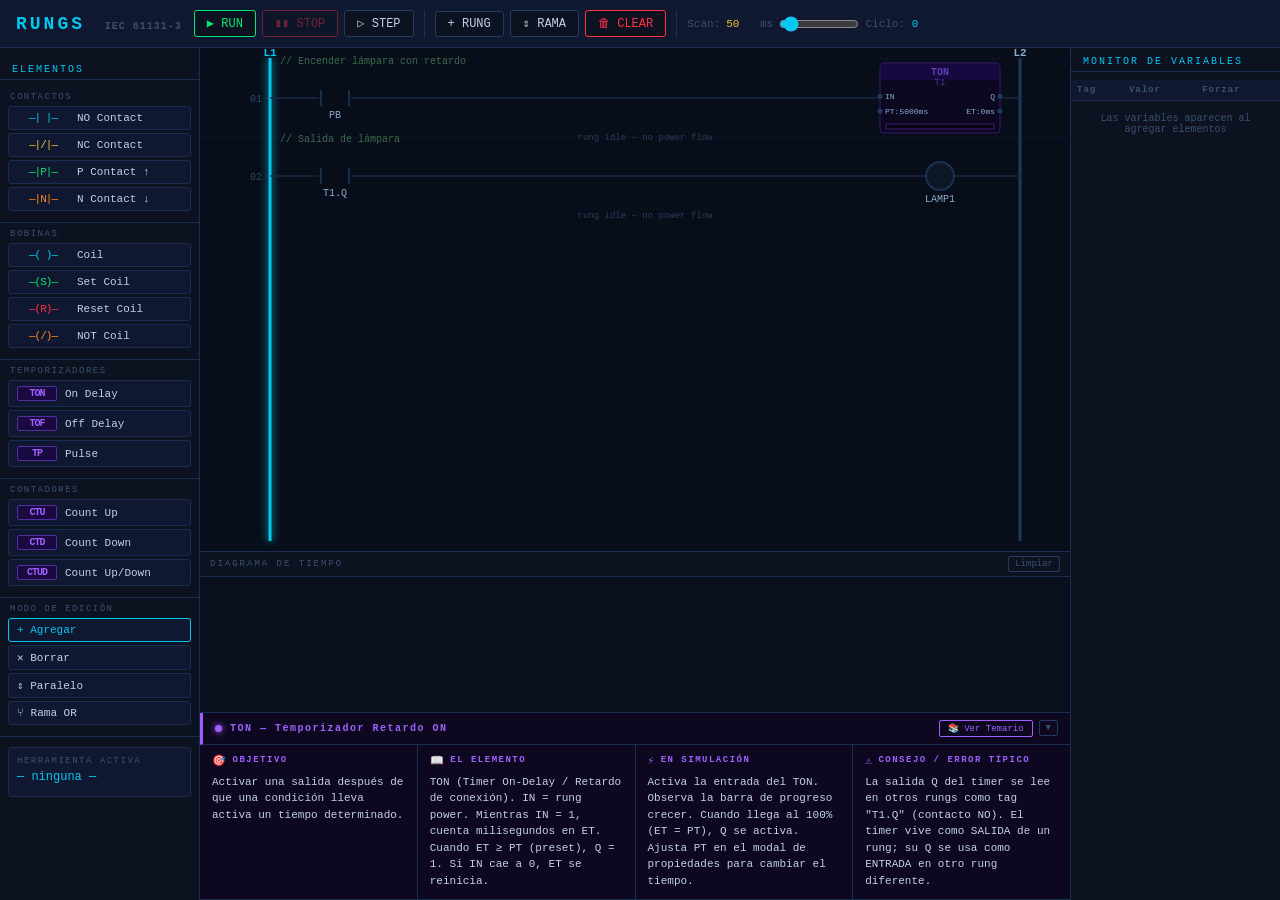
<file: index.html>
<!DOCTYPE html>
<html lang="es">
<head>
  <meta charset="UTF-8" />
  <meta name="viewport" content="width=device-width, initial-scale=1.0" />
  <title>RUNGS — IEC 61131-3 Ladder Simulator</title>
  <link rel="stylesheet" href="style.css" />
</head>
<body>

<div id="app">

  <!-- TOP BAR -->
  <header id="topbar">
    <div class="logo">RUNGS <span>IEC 61131-3</span></div>
    <div class="toolbar">
      <button id="btn-run"  class="tb-btn run">&#9654; RUN</button>
      <button id="btn-stop" class="tb-btn stop" disabled>&#9646;&#9646; STOP</button>
      <button id="btn-step" class="tb-btn">&#9655; STEP</button>
      <div class="sep"></div>
      <button id="btn-add-rung" class="tb-btn">+ RUNG</button>
      <button id="btn-add-branch" class="tb-btn" title="Agregar rama paralela (OR) al último rung seleccionado">⇕ RAMA</button>
      <button id="btn-clear"    class="tb-btn danger">&#128465; CLEAR</button>
      <div class="sep"></div>
      <label class="scan-label">Scan: <span id="scan-ms">50</span> ms
        <input type="range" id="scan-speed" min="20" max="500" value="50" step="10" />
      </label>
      <div class="scan-count">Ciclo: <span id="cycle-count">0</span></div>
    </div>
  </header>

  <div id="workspace">

    <!-- LEFT PANEL: Palette -->
    <aside id="palette-panel">
      <div class="panel-title">ELEMENTOS</div>

      <div class="palette-group">
        <div class="group-label">CONTACTOS</div>
        <button class="pal-btn" data-type="NO" title="Contacto Normalmente Abierto">
          <span class="iec-sym no">&#x2014;| |&#x2014;</span>
          <span class="pal-name">NO Contact</span>
        </button>
        <button class="pal-btn" data-type="NC" title="Contacto Normalmente Cerrado">
          <span class="iec-sym nc">&#x2014;|/|&#x2014;</span>
          <span class="pal-name">NC Contact</span>
        </button>
        <button class="pal-btn" data-type="P" title="Flanco Positivo (Rising Edge)">
          <span class="iec-sym pe">&#x2014;|P|&#x2014;</span>
          <span class="pal-name">P Contact ↑</span>
        </button>
        <button class="pal-btn" data-type="N" title="Flanco Negativo (Falling Edge)">
          <span class="iec-sym ne">&#x2014;|N|&#x2014;</span>
          <span class="pal-name">N Contact ↓</span>
        </button>
      </div>

      <div class="palette-group">
        <div class="group-label">BOBINAS</div>
        <button class="pal-btn" data-type="COIL" title="Bobina de Salida">
          <span class="iec-sym coil">&#x2014;( )&#x2014;</span>
          <span class="pal-name">Coil</span>
        </button>
        <button class="pal-btn" data-type="SET" title="Bobina Set (Latch)">
          <span class="iec-sym set">&#x2014;(S)&#x2014;</span>
          <span class="pal-name">Set Coil</span>
        </button>
        <button class="pal-btn" data-type="RST" title="Bobina Reset">
          <span class="iec-sym rst">&#x2014;(R)&#x2014;</span>
          <span class="pal-name">Reset Coil</span>
        </button>
        <button class="pal-btn" data-type="NCOIL" title="Bobina Negada">
          <span class="iec-sym ncoil">&#x2014;(/)&#x2014;</span>
          <span class="pal-name">NOT Coil</span>
        </button>
      </div>

      <div class="palette-group">
        <div class="group-label">TEMPORIZADORES</div>
        <button class="pal-btn fb-btn" data-type="TON" title="Temporizador Retardo ON">
          <span class="iec-sym fb">TON</span>
          <span class="pal-name">On Delay</span>
        </button>
        <button class="pal-btn fb-btn" data-type="TOF" title="Temporizador Retardo OFF">
          <span class="iec-sym fb">TOF</span>
          <span class="pal-name">Off Delay</span>
        </button>
        <button class="pal-btn fb-btn" data-type="TP" title="Temporizador Pulso">
          <span class="iec-sym fb">TP</span>
          <span class="pal-name">Pulse</span>
        </button>
      </div>

      <div class="palette-group">
        <div class="group-label">CONTADORES</div>
        <button class="pal-btn fb-btn" data-type="CTU" title="Contador Ascendente">
          <span class="iec-sym fb">CTU</span>
          <span class="pal-name">Count Up</span>
        </button>
        <button class="pal-btn fb-btn" data-type="CTD" title="Contador Descendente">
          <span class="iec-sym fb">CTD</span>
          <span class="pal-name">Count Down</span>
        </button>
        <button class="pal-btn fb-btn" data-type="CTUD" title="Contador Bidireccional">
          <span class="iec-sym fb">CTUD</span>
          <span class="pal-name">Count Up/Down</span>
        </button>
      </div>

      <div class="palette-group">
        <div class="group-label">MODO DE EDICIÓN</div>
        <button class="pal-btn active-mode" id="btn-mode-add" data-mode="add">+ Agregar</button>
        <button class="pal-btn" id="btn-mode-del" data-mode="delete">✕ Borrar</button>
        <button class="pal-btn" id="btn-mode-par" data-mode="parallel">⇕ Paralelo</button>
        <button class="pal-btn" id="btn-mode-branch" data-mode="branch">⑂ Rama OR</button>
      </div>

      <div id="selected-info">
        <div class="sel-title">HERRAMIENTA ACTIVA</div>
        <div id="sel-type-display">— ninguna —</div>
      </div>
    </aside>

    <!-- CENTER: Ladder + Timing canvases -->
    <main id="center-panel">
      <div id="ladder-wrap">
        <canvas id="ladderCanvas"></canvas>
        <div id="empty-hint">Presiona <strong>+ RUNG</strong> para agregar un rung</div>
      </div>
      <div id="timing-wrap">
        <div class="tw-header">
          <span>DIAGRAMA DE TIEMPO</span>
          <button id="btn-clear-history" class="tiny-btn">Limpiar</button>
        </div>
        <canvas id="timingCanvas"></canvas>
      </div>

      <!-- CONTEXTUAL THEORY PANEL -->
      <div id="theory-panel" data-cat="intro">
        <div id="theory-header">
          <span class="th-dot"></span>
          <span id="theory-context-label">Introducción al Ladder IEC 61131-3</span>
          <div class="theory-header-right">
            <button id="btn-temario" onclick="window.open('temario.html','_blank')" class="tiny-btn temario-btn">&#128218; Ver Temario</button>
            <button id="btn-theory-toggle" class="tiny-btn">&#9660;</button>
          </div>
        </div>
        <div id="theory-body">
          <div class="theory-card">
            <div class="tc-head"><span class="tc-icon">&#127919;</span> OBJETIVO</div>
            <p id="tc-obj-text"></p>
          </div>
          <div class="theory-card">
            <div class="tc-head"><span class="tc-icon">&#128214;</span> EL ELEMENTO</div>
            <p id="tc-el-text"></p>
          </div>
          <div class="theory-card">
            <div class="tc-head"><span class="tc-icon">&#9889;</span> EN SIMULACIÓN</div>
            <p id="tc-sim-text"></p>
          </div>
          <div class="theory-card">
            <div class="tc-head"><span class="tc-icon">&#9888;</span> CONSEJO / ERROR TÍPICO</div>
            <p id="tc-con-text"></p>
          </div>
        </div>
      </div>
    </main>

    <!-- RIGHT PANEL: Variable Monitor -->
    <aside id="monitor-panel">
      <div class="panel-title">MONITOR DE VARIABLES</div>
      <table id="tag-table">
        <thead>
          <tr>
            <th>Tag</th>
            <th>Valor</th>
            <th>Forzar</th>
          </tr>
        </thead>
        <tbody id="tag-tbody"></tbody>
      </table>
      <div class="monitor-hint">Las variables aparecen al agregar elementos</div>
    </aside>

  </div><!-- #workspace -->

</div><!-- #app -->

<!-- MODAL: Tag Name / Properties -->
<div id="modal-overlay" class="hidden">
  <div id="modal-box">
    <div id="modal-title">Configurar Elemento</div>
    <div id="modal-body">
      <label>Nombre de Tag (variable):
        <input type="text" id="modal-tag" placeholder="ej. PB1, LAMP, T_MOTOR" autocomplete="off" />
      </label>
      <label id="modal-preset-row" class="hidden">Valor Preset (PT/PV):
        <input type="number" id="modal-preset" value="5000" min="1" />
        <span id="modal-preset-unit">ms</span>
      </label>
      <label id="modal-reset-row" class="hidden">Tag de Reset:
        <input type="text" id="modal-reset-tag" placeholder="ej. RST1" />
      </label>
    </div>
    <div id="modal-footer">
      <button id="modal-cancel" class="tb-btn">Cancelar</button>
      <button id="modal-ok"     class="tb-btn run">Aceptar</button>
    </div>
  </div>
</div>

<!-- CONTEXT MENU -->
<div id="ctx-menu" class="hidden">
  <button id="ctx-edit">&#9998; Editar</button>
  <button id="ctx-add-parallel">&#8645; Agregar en Paralelo</button>
  <button id="ctx-add-after">&#8594; Insertar después</button>
  <button id="ctx-add-branch">⑂ Agregar Rama OR</button>
  <button id="ctx-delete">&#128465; Eliminar</button>
  <button id="ctx-del-branch">&#128465; Eliminar Rama</button>
  <button id="ctx-del-rung">&#128465; Eliminar Rung</button>
</div>

<script src="plc.js"></script>
<script src="renderer.js"></script>
<script src="theory.js"></script>
<script src="main.js"></script>
</body>
</html>
</file>
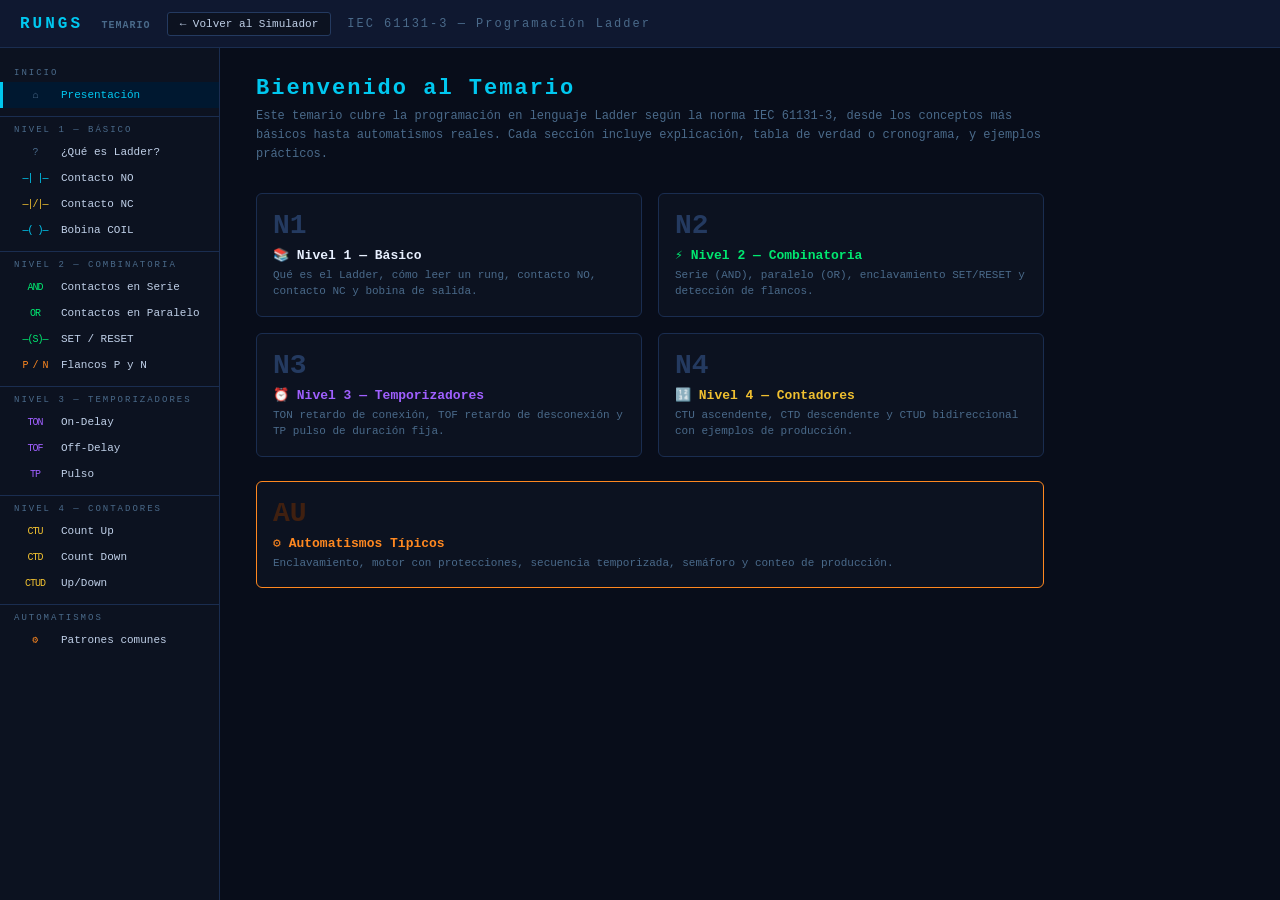
<file: temario.html>
<!DOCTYPE html>
<html lang="es">
<head>
  <meta charset="UTF-8" />
  <meta name="viewport" content="width=device-width, initial-scale=1.0" />
  <title>RUNGS — Temario IEC 61131-3</title>
  <style>
/* ── Reset & Base ─────────────────────────────────────────── */
*, *::before, *::after { box-sizing: border-box; margin: 0; padding: 0; }

:root {
  --bg:      #080d1a;
  --panel:   #0c1220;
  --panel2:  #0f1830;
  --border:  #1a2d50;
  --border2: #243a60;
  --text:    #c0d0e8;
  --textdim: #4a6a8a;
  --bright:  #e8f0ff;
  --cyan:    #00c8f0;
  --green:   #00e870;
  --yellow:  #f0c030;
  --orange:  #ff8820;
  --red:     #ff3040;
  --purple:  #a060ff;
  --font:    'Courier New', Courier, monospace;
  --sidebar: 220px;
}

html, body { height: 100%; }
body {
  background: var(--bg);
  color: var(--text);
  font-family: var(--font);
  font-size: 13px;
  display: flex;
  flex-direction: column;
  overflow: hidden;
}

/* ── TOP BAR ─────────────────────────────────────────────── */
#topbar {
  display: flex;
  align-items: center;
  gap: 16px;
  padding: 0 20px;
  height: 48px;
  background: var(--panel2);
  border-bottom: 1px solid var(--border);
  flex-shrink: 0;
}

.logo { font-size: 16px; font-weight: bold; color: var(--cyan); letter-spacing: 3px; }
.logo span { font-size: 10px; color: var(--textdim); margin-left: 6px; letter-spacing: 1px; }

.tb-back {
  background: var(--panel);
  border: 1px solid var(--border2);
  color: var(--text);
  font-family: var(--font);
  font-size: 11px;
  padding: 5px 12px;
  cursor: pointer;
  border-radius: 3px;
  text-decoration: none;
  display: inline-block;
}
.tb-back:hover { background: var(--border2); color: var(--bright); }

.topbar-title {
  flex: 1;
  font-size: 12px;
  color: var(--textdim);
  letter-spacing: 2px;
}

.badge {
  font-size: 9px;
  padding: 3px 8px;
  border-radius: 10px;
  border: 1px solid currentColor;
}
.badge.n1 { color: var(--cyan);   border-color: var(--cyan);   }
.badge.n2 { color: var(--green);  border-color: var(--green);  }
.badge.n3 { color: var(--purple); border-color: var(--purple); }
.badge.n4 { color: var(--yellow); border-color: var(--yellow); }
.badge.au { color: var(--orange); border-color: var(--orange); }

/* ── LAYOUT ──────────────────────────────────────────────── */
#layout {
  display: flex;
  flex: 1;
  overflow: hidden;
}

/* ── SIDEBAR ─────────────────────────────────────────────── */
#sidebar {
  width: var(--sidebar);
  flex-shrink: 0;
  background: var(--panel);
  border-right: 1px solid var(--border);
  overflow-y: auto;
  padding: 12px 0;
}

.nav-section { margin-bottom: 4px; }

.nav-level {
  font-size: 9px;
  letter-spacing: 2px;
  padding: 8px 14px 4px;
  color: var(--textdim);
  border-top: 1px solid var(--border);
  margin-top: 8px;
}
.nav-level:first-child { border-top: none; margin-top: 0; }

.nav-item {
  display: flex;
  align-items: center;
  gap: 8px;
  padding: 7px 14px;
  cursor: pointer;
  font-size: 11px;
  color: var(--text);
  border-left: 3px solid transparent;
  transition: all .12s;
  border-radius: 0;
  background: none;
  border-top: none;
  border-right: none;
  border-bottom: none;
  width: 100%;
  text-align: left;
  font-family: var(--font);
}
.nav-item:hover  { background: var(--border); color: var(--bright); }
.nav-item.active { background: #001830; border-left-color: var(--cyan); color: var(--cyan); }
.nav-item.active.g { border-left-color: var(--green);  color: var(--green);  background: #001a10; }
.nav-item.active.p { border-left-color: var(--purple); color: var(--purple); background: #0d0820; }
.nav-item.active.y { border-left-color: var(--yellow); color: var(--yellow); background: #181200; }
.nav-item.active.o { border-left-color: var(--orange); color: var(--orange); background: #180800; }

.nav-sym {
  font-size: 10px;
  min-width: 36px;
  text-align: center;
  color: var(--textdim);
  letter-spacing: -1px;
}

/* ── CONTENT ─────────────────────────────────────────────── */
#content {
  flex: 1;
  overflow-y: auto;
  padding: 28px 36px;
  max-width: 860px;
}

/* Section pages */
.section-page { display: none; }
.section-page.active { display: block; }

/* Section header */
.section-title {
  font-size: 22px;
  font-weight: bold;
  letter-spacing: 2px;
  margin-bottom: 6px;
}
.section-subtitle {
  font-size: 12px;
  color: var(--textdim);
  margin-bottom: 28px;
  line-height: 1.6;
}

/* Level badge in section header */
.level-pill {
  display: inline-flex;
  align-items: center;
  gap: 6px;
  font-size: 10px;
  padding: 4px 12px;
  border-radius: 20px;
  border: 1px solid;
  margin-bottom: 16px;
}

/* ── ELEMENT CARD ────────────────────────────────────────── */
.el-card {
  background: var(--panel);
  border: 1px solid var(--border);
  border-radius: 6px;
  margin-bottom: 24px;
  overflow: hidden;
}

.el-card-head {
  display: flex;
  align-items: center;
  gap: 14px;
  padding: 16px 20px;
  border-bottom: 1px solid var(--border);
  background: var(--panel2);
}

.el-card-sym {
  font-size: 14px;
  letter-spacing: -1px;
  color: var(--bright);
  background: var(--bg);
  border: 1px solid var(--border2);
  padding: 5px 12px;
  border-radius: 4px;
  min-width: 80px;
  text-align: center;
}

.el-card-title { font-size: 14px; font-weight: bold; color: var(--bright); }
.el-card-sub   { font-size: 10px; color: var(--textdim); margin-top: 2px; letter-spacing: 1px; }

.el-card-body {
  display: grid;
  grid-template-columns: 1fr 1fr;
  gap: 1px;
  background: var(--border);
}

.el-block {
  background: var(--panel);
  padding: 14px 18px;
}
.el-block-title {
  font-size: 9px;
  letter-spacing: 1.5px;
  color: var(--textdim);
  margin-bottom: 7px;
}
.el-block p {
  font-size: 12px;
  line-height: 1.65;
  color: var(--text);
}

/* Full-width block */
.el-block.full { grid-column: 1 / -1; }

/* SVG diagram container */
.el-diagram {
  background: var(--bg);
  border-radius: 4px;
  padding: 12px;
  margin-bottom: 10px;
  display: flex;
  justify-content: center;
  align-items: center;
  min-height: 80px;
}

/* Truth / state table */
.el-table {
  width: 100%;
  border-collapse: collapse;
  font-size: 11px;
  margin-top: 6px;
}
.el-table th {
  background: var(--panel2);
  color: var(--textdim);
  font-size: 9px;
  letter-spacing: 1px;
  padding: 5px 10px;
  border: 1px solid var(--border);
  text-align: center;
}
.el-table td {
  padding: 5px 10px;
  border: 1px solid var(--border);
  text-align: center;
  font-family: var(--font);
}
.el-table .on  { color: var(--green);  }
.el-table .off { color: var(--textdim); }

/* Tip / warning box */
.tip-box {
  display: flex;
  gap: 10px;
  background: #001020;
  border: 1px solid var(--border2);
  border-left: 3px solid var(--cyan);
  border-radius: 4px;
  padding: 10px 14px;
  margin-top: 10px;
  font-size: 11px;
  line-height: 1.6;
  color: var(--text);
}
.tip-box.warn { border-left-color: var(--yellow); background: #181000; }
.tip-box.danger { border-left-color: var(--red); background: #180008; }
.tip-icon { flex-shrink: 0; font-size: 14px; }

/* Practice button */
.btn-practice {
  display: inline-flex;
  align-items: center;
  gap: 6px;
  background: none;
  border: 1px solid var(--cyan);
  color: var(--cyan);
  font-family: var(--font);
  font-size: 11px;
  padding: 6px 14px;
  cursor: pointer;
  border-radius: 3px;
  text-decoration: none;
  margin-top: 12px;
  transition: all .15s;
}
.btn-practice:hover { background: #001830; }

/* ── AUTOMATISMOS SECTION ─────────────────────────────────── */
.auto-card {
  background: var(--panel);
  border: 1px solid var(--border);
  border-radius: 6px;
  margin-bottom: 20px;
  overflow: hidden;
}
.auto-card-head {
  padding: 14px 20px;
  background: var(--panel2);
  border-bottom: 1px solid var(--border);
  display: flex;
  align-items: center;
  gap: 12px;
}
.auto-number {
  font-size: 24px;
  font-weight: bold;
  color: var(--border2);
  line-height: 1;
}
.auto-card-head h3 { font-size: 14px; color: var(--bright); }
.auto-card-head p  { font-size: 10px; color: var(--textdim); margin-top: 2px; }
.auto-body { padding: 16px 20px; }
.auto-body p { font-size: 12px; line-height: 1.7; color: var(--text); margin-bottom: 10px; }
.auto-steps {
  list-style: none;
  counter-reset: step;
}
.auto-steps li {
  counter-increment: step;
  display: flex;
  align-items: flex-start;
  gap: 10px;
  margin-bottom: 8px;
  font-size: 12px;
  color: var(--text);
  line-height: 1.6;
}
.auto-steps li::before {
  content: counter(step);
  background: var(--border2);
  color: var(--bright);
  font-size: 9px;
  font-weight: bold;
  min-width: 18px;
  height: 18px;
  border-radius: 50%;
  display: flex;
  align-items: center;
  justify-content: center;
  flex-shrink: 0;
  margin-top: 1px;
}

/* ── INTRO PAGE ──────────────────────────────────────────── */
.intro-grid {
  display: grid;
  grid-template-columns: 1fr 1fr;
  gap: 16px;
  margin: 24px 0;
}
.intro-card {
  background: var(--panel);
  border: 1px solid var(--border);
  border-radius: 6px;
  padding: 16px;
  cursor: pointer;
  transition: all .15s;
  text-decoration: none;
  display: block;
}
.intro-card:hover { border-color: var(--cyan); background: #001020; }
.intro-card-num { font-size: 28px; font-weight: bold; color: var(--border2); margin-bottom: 6px; }
.intro-card h3  { font-size: 13px; color: var(--bright); margin-bottom: 4px; }
.intro-card p   { font-size: 11px; color: var(--textdim); line-height: 1.5; }

/* ── SCROLLBAR ───────────────────────────────────────────── */
::-webkit-scrollbar { width: 6px; }
::-webkit-scrollbar-track { background: var(--panel); }
::-webkit-scrollbar-thumb { background: var(--border2); border-radius: 3px; }

/* ── SVG ELEMENTS ────────────────────────────────────────── */
svg text { font-family: 'Courier New', monospace; }
  </style>
</head>
<body>

<!-- TOP BAR -->
<div id="topbar">
  <div class="logo">RUNGS <span>TEMARIO</span></div>
  <a href="index.html" class="tb-back">&#8592; Volver al Simulador</a>
  <div class="topbar-title">IEC 61131-3 — Programación Ladder</div>
</div>

<div id="layout">

<!-- ── SIDEBAR ────────────────────────────────────────────── -->
<nav id="sidebar">

  <div class="nav-level">INICIO</div>
  <button class="nav-item active" data-page="intro">
    <span class="nav-sym">&#8962;</span> Presentación
  </button>

  <div class="nav-level">NIVEL 1 — BÁSICO</div>
  <button class="nav-item" data-page="que-es">
    <span class="nav-sym">?</span> ¿Qué es Ladder?
  </button>
  <button class="nav-item" data-page="no">
    <span class="nav-sym" style="color:#00c8f0">&#x2014;| |&#x2014;</span> Contacto NO
  </button>
  <button class="nav-item" data-page="nc">
    <span class="nav-sym" style="color:#f0c030">&#x2014;|/|&#x2014;</span> Contacto NC
  </button>
  <button class="nav-item" data-page="coil">
    <span class="nav-sym" style="color:#00c8f0">&#x2014;( )&#x2014;</span> Bobina COIL
  </button>

  <div class="nav-level">NIVEL 2 — COMBINATORIA</div>
  <button class="nav-item" data-page="serie">
    <span class="nav-sym" style="color:#00e870">AND</span> Contactos en Serie
  </button>
  <button class="nav-item" data-page="paralelo">
    <span class="nav-sym" style="color:#00e870">OR</span> Contactos en Paralelo
  </button>
  <button class="nav-item" data-page="set-rst">
    <span class="nav-sym" style="color:#00e870">&#x2014;(S)&#x2014;</span> SET / RESET
  </button>
  <button class="nav-item" data-page="flancos">
    <span class="nav-sym" style="color:#ff8820">P / N</span> Flancos P y N
  </button>

  <div class="nav-level">NIVEL 3 — TEMPORIZADORES</div>
  <button class="nav-item" data-page="ton">
    <span class="nav-sym" style="color:#a060ff">TON</span> On-Delay
  </button>
  <button class="nav-item" data-page="tof">
    <span class="nav-sym" style="color:#a060ff">TOF</span> Off-Delay
  </button>
  <button class="nav-item" data-page="tp">
    <span class="nav-sym" style="color:#a060ff">TP</span> Pulso
  </button>

  <div class="nav-level">NIVEL 4 — CONTADORES</div>
  <button class="nav-item" data-page="ctu">
    <span class="nav-sym" style="color:#f0c030">CTU</span> Count Up
  </button>
  <button class="nav-item" data-page="ctd">
    <span class="nav-sym" style="color:#f0c030">CTD</span> Count Down
  </button>
  <button class="nav-item" data-page="ctud">
    <span class="nav-sym" style="color:#f0c030">CTUD</span> Up/Down
  </button>

  <div class="nav-level">AUTOMATISMOS</div>
  <button class="nav-item" data-page="auto">
    <span class="nav-sym" style="color:#ff8820">&#9881;</span> Patrones comunes
  </button>

</nav>

<!-- ── CONTENT ─────────────────────────────────────────────── -->
<div id="content">

<!-- ════════════════════════════════════════════════════════════
     INTRO
════════════════════════════════════════════════════════════ -->
<div class="section-page active" id="page-intro">
  <div class="section-title" style="color:var(--cyan)">Bienvenido al Temario</div>
  <div class="section-subtitle">
    Este temario cubre la programación en lenguaje Ladder según la norma IEC 61131-3,
    desde los conceptos más básicos hasta automatismos reales. Cada sección incluye
    explicación, tabla de verdad o cronograma, y ejemplos prácticos.
  </div>
  <div class="intro-grid">
    <a class="intro-card" onclick="showPage('que-es')">
      <div class="intro-card-num" style="color:#243a60">N1</div>
      <h3>&#128218; Nivel 1 — Básico</h3>
      <p>Qué es el Ladder, cómo leer un rung, contacto NO, contacto NC y bobina de salida.</p>
    </a>
    <a class="intro-card" onclick="showPage('serie')">
      <div class="intro-card-num" style="color:#243a60">N2</div>
      <h3 style="color:#00e870">&#9889; Nivel 2 — Combinatoria</h3>
      <p>Serie (AND), paralelo (OR), enclavamiento SET/RESET y detección de flancos.</p>
    </a>
    <a class="intro-card" onclick="showPage('ton')">
      <div class="intro-card-num" style="color:#243a60">N3</div>
      <h3 style="color:#a060ff">&#9200; Nivel 3 — Temporizadores</h3>
      <p>TON retardo de conexión, TOF retardo de desconexión y TP pulso de duración fija.</p>
    </a>
    <a class="intro-card" onclick="showPage('ctu')">
      <div class="intro-card-num" style="color:#243a60">N4</div>
      <h3 style="color:#f0c030">&#128290; Nivel 4 — Contadores</h3>
      <p>CTU ascendente, CTD descendente y CTUD bidireccional con ejemplos de producción.</p>
    </a>
  </div>
  <a class="intro-card" onclick="showPage('auto')" style="background:var(--panel);border:1px solid #ff8820;padding:16px;border-radius:6px;display:block;text-decoration:none;cursor:pointer;">
    <div class="intro-card-num" style="color:#402010">AU</div>
    <h3 style="color:#ff8820">&#9881; Automatismos Típicos</h3>
    <p style="color:var(--textdim);font-size:11px;line-height:1.5;">Enclavamiento, motor con protecciones, secuencia temporizada, semáforo y conteo de producción.</p>
  </a>
</div>

<!-- ════════════════════════════════════════════════════════════
     QUÉ ES LADDER
════════════════════════════════════════════════════════════ -->
<div class="section-page" id="page-que-es">
  <span class="level-pill" style="color:var(--cyan);border-color:var(--cyan);">NIVEL 1 — BÁSICO</span>
  <div class="section-title" style="color:var(--cyan)">¿Qué es el Ladder Diagram?</div>
  <div class="section-subtitle">El lenguaje de programación industrial más extendido, nacido del cableado eléctrico.</div>

  <div class="el-card">
    <div class="el-card-head">
      <div>
        <div class="el-card-title">Origen del Ladder</div>
        <div class="el-card-sub">DEL RELÉ AL SOFTWARE</div>
      </div>
    </div>
    <div class="el-card-body">
      <div class="el-block full">
        <p>El Ladder (escalera) nació como representación gráfica del cableado de armarios con relés electromagnéticos. Los ingenieros necesitaban documentar los circuitos de control y decidieron dibujarlo como si fuera un circuito eléctrico visto desde arriba: dos raíles verticales (L1 y L2) con contactos y bobinas en horizontal, como los peldaños de una escalera.</p>
        <p style="margin-top:10px">Cuando llegaron los PLCs (Controladores Lógicos Programables) en los años 70, se adoptó este mismo lenguaje para que los electricistas pudieran programar sin necesidad de aprender lenguajes de texto. Hoy sigue siendo el lenguaje más usado en automatización industrial.</p>
        <div class="el-diagram">
          <svg width="480" height="100" viewBox="0 0 480 100">
            <!-- Rails -->
            <line x1="40" y1="10" x2="40" y2="90" stroke="#1e3a5a" stroke-width="3"/>
            <line x1="440" y1="10" x2="440" y2="90" stroke="#1e3a5a" stroke-width="3"/>
            <text x="40" y="8" fill="#00c8f0" font-size="9" text-anchor="middle">L1</text>
            <text x="440" y="8" fill="#4a6a8a" font-size="9" text-anchor="middle">L2</text>
            <!-- Wire -->
            <line x1="40" y1="50" x2="150" y2="50" stroke="#162840" stroke-width="2"/>
            <line x1="200" y1="50" x2="280" y2="50" stroke="#162840" stroke-width="2"/>
            <line x1="330" y1="50" x2="390" y2="50" stroke="#162840" stroke-width="2"/>
            <line x1="420" y1="50" x2="440" y2="50" stroke="#162840" stroke-width="2"/>
            <!-- Contact NO -->
            <line x1="155" y1="38" x2="155" y2="62" stroke="#1e3a5a" stroke-width="2"/>
            <line x1="195" y1="38" x2="195" y2="62" stroke="#1e3a5a" stroke-width="2"/>
            <text x="175" y="80" fill="#4a6a8a" font-size="9" text-anchor="middle">CONTACTO</text>
            <!-- Coil -->
            <circle cx="405" cy="50" r="15" fill="none" stroke="#1e3a5a" stroke-width="2"/>
            <text x="405" y="80" fill="#4a6a8a" font-size="9" text-anchor="middle">BOBINA</text>
            <!-- Contact NC -->
            <line x1="285" y1="38" x2="285" y2="62" stroke="#1e3a5a" stroke-width="2"/>
            <line x1="325" y1="38" x2="325" y2="62" stroke="#1e3a5a" stroke-width="2"/>
            <line x1="278" y1="60" x2="332" y2="40" stroke="#1e3a5a" stroke-width="2"/>
            <text x="305" y="80" fill="#4a6a8a" font-size="9" text-anchor="middle">CONTACTO NC</text>
            <!-- Arrows -->
            <text x="80" y="46" fill="#4a6a8a" font-size="9">CORRIENTE →</text>
          </svg>
        </div>
      </div>
      <div class="el-block">
        <div class="el-block-title">ESTRUCTURA BÁSICA</div>
        <p><strong style="color:var(--bright)">L1 (barra izquierda):</strong> Siempre energizada. Es el polo positivo / fase del sistema.</p>
        <p style="margin-top:8px"><strong style="color:var(--bright)">L2 (barra derecha):</strong> Neutro o retorno. La corriente "busca" llegar aquí.</p>
        <p style="margin-top:8px"><strong style="color:var(--bright)">Rung:</strong> Cada línea horizontal entre L1 y L2. Contiene la lógica de una condición→acción.</p>
        <p style="margin-top:8px"><strong style="color:var(--bright)">Scan:</strong> El PLC evalúa TODOS los rungs de arriba a abajo, una y otra vez, cíclicamente.</p>
      </div>
      <div class="el-block">
        <div class="el-block-title">CÓMO LEER UN RUNG</div>
        <p>Lee cada rung como una frase lógica:</p>
        <p style="margin-top:8px;color:var(--cyan)">"SI [contacto A] Y [contacto B] ENTONCES activar [bobina C]"</p>
        <p style="margin-top:8px">Los contactos a la izquierda son las <strong style="color:var(--bright)">condiciones</strong>. La bobina a la derecha es la <strong style="color:var(--bright)">acción</strong>. La corriente fluye de izquierda a derecha si todas las condiciones se cumplen.</p>
        <div class="tip-box" style="margin-top:12px">
          <span class="tip-icon">&#128161;</span>
          <span>El PLC no piensa: solo evalúa la lógica que tú programas. Si la lógica está bien, el control funciona.</span>
        </div>
      </div>
    </div>
  </div>
  <a href="index.html" class="btn-practice">&#9655; Practicar en el simulador</a>
</div>

<!-- ════════════════════════════════════════════════════════════
     CONTACTO NO
════════════════════════════════════════════════════════════ -->
<div class="section-page" id="page-no">
  <span class="level-pill" style="color:var(--cyan);border-color:var(--cyan);">NIVEL 1 — BÁSICO</span>
  <div class="section-title" style="color:var(--cyan)">Contacto NA — Normalmente Abierto</div>
  <div class="section-subtitle">La instrucción de entrada más común: cierra el circuito cuando su variable vale 1.</div>

  <div class="el-card">
    <div class="el-card-head">
      <div class="el-card-sym" style="color:var(--cyan)">&#x2014;| |&#x2014;</div>
      <div>
        <div class="el-card-title">NO Contact / XIC (Examine If Closed)</div>
        <div class="el-card-sub">IEC 61131-3 · CONTACTO NORMALMENTE ABIERTO</div>
      </div>
    </div>
    <div class="el-card-body">
      <div class="el-block">
        <div class="el-block-title">DEFINICIÓN</div>
        <div class="el-diagram">
          <svg width="200" height="70" viewBox="0 0 200 70">
            <line x1="0" y1="35" x2="70" y2="35" stroke="#00e870" stroke-width="2"/>
            <line x1="80" y1="20" x2="80" y2="50" stroke="#00e870" stroke-width="2.5"/>
            <line x1="120" y1="20" x2="120" y2="50" stroke="#00e870" stroke-width="2.5"/>
            <line x1="130" y1="35" x2="200" y2="35" stroke="#00e870" stroke-width="2"/>
            <text x="100" y="65" fill="#00c8f0" font-size="10" text-anchor="middle">TAG = 1 → CONDUCE</text>
          </svg>
        </div>
        <p>Conduce corriente solo cuando su variable (tag) vale <strong style="color:var(--green)">1 (TRUE)</strong>. Si el tag es 0, el contacto está abierto y no pasa corriente.</p>
      </div>
      <div class="el-block">
        <div class="el-block-title">TABLA DE VERDAD</div>
        <table class="el-table">
          <tr><th>Tag (variable)</th><th>Contacto</th><th>Corriente</th></tr>
          <tr><td class="off">0 (FALSE)</td><td class="off">Abierto</td><td class="off">NO pasa</td></tr>
          <tr><td class="on">1 (TRUE)</td><td class="on">Cerrado</td><td class="on">SÍ pasa</td></tr>
        </table>
        <p style="margin-top:10px">En el mundo físico equivale a:</p>
        <p>• Pulsador de marcha (normalmente abierto)</p>
        <p>• Sensor inductivo activo en alto</p>
        <p>• Final de carrera de confirmación</p>
      </div>
      <div class="el-block full">
        <div class="el-block-title">EJEMPLO PRÁCTICO</div>
        <p>Rung: <span style="color:var(--cyan)">──[PB_MARCHA]──[PROTECCION_OK]──(MOTOR)──</span></p>
        <p style="margin-top:8px">El motor arranca solo si el pulsador de marcha está pulsado (PB_MARCHA = 1) Y la protección no ha disparado (PROTECCION_OK = 1). Cualquier condición en 0 abre el circuito.</p>
        <div class="tip-box">
          <span class="tip-icon">&#128161;</span>
          <span><strong>Naming:</strong> usa nombres descriptivos como PB_MARCHA, SENSOR_FIN, NIVEL_MAX. Facilita el mantenimiento y el diagnóstico de averías.</span>
        </div>
      </div>
    </div>
  </div>
  <a href="index.html" class="btn-practice">&#9655; Practicar: colocar un NO Contact</a>
</div>

<!-- ════════════════════════════════════════════════════════════
     CONTACTO NC
════════════════════════════════════════════════════════════ -->
<div class="section-page" id="page-nc">
  <span class="level-pill" style="color:var(--cyan);border-color:var(--cyan);">NIVEL 1 — BÁSICO</span>
  <div class="section-title" style="color:var(--yellow)">Contacto NC — Normalmente Cerrado</div>
  <div class="section-subtitle">Conduce por defecto y se abre cuando su variable se activa. Esencial en lógica de seguridad.</div>

  <div class="el-card">
    <div class="el-card-head">
      <div class="el-card-sym" style="color:var(--yellow)">&#x2014;|/|&#x2014;</div>
      <div>
        <div class="el-card-title">NC Contact / XIO (Examine If Open)</div>
        <div class="el-card-sub">IEC 61131-3 · CONTACTO NORMALMENTE CERRADO</div>
      </div>
    </div>
    <div class="el-card-body">
      <div class="el-block">
        <div class="el-block-title">DEFINICIÓN</div>
        <div class="el-diagram">
          <svg width="200" height="70" viewBox="0 0 200 70">
            <line x1="0" y1="35" x2="70" y2="35" stroke="#1e3a5a" stroke-width="2"/>
            <line x1="80" y1="20" x2="80" y2="50" stroke="#1e3a5a" stroke-width="2.5"/>
            <line x1="120" y1="20" x2="120" y2="50" stroke="#1e3a5a" stroke-width="2.5"/>
            <line x1="72" y1="48" x2="128" y2="22" stroke="#f0c030" stroke-width="2"/>
            <line x1="130" y1="35" x2="200" y2="35" stroke="#1e3a5a" stroke-width="2"/>
            <text x="100" y="65" fill="#f0c030" font-size="10" text-anchor="middle">TAG = 1 → ABRE</text>
          </svg>
        </div>
        <p>Conduce corriente cuando su variable vale <strong style="color:var(--yellow)">0 (FALSE)</strong>. Se ABRE (corta) cuando el tag = 1. Lógica inversa.</p>
      </div>
      <div class="el-block">
        <div class="el-block-title">TABLA DE VERDAD</div>
        <table class="el-table">
          <tr><th>Tag (variable)</th><th>Contacto</th><th>Corriente</th></tr>
          <tr><td class="off">0 (FALSE)</td><td class="on">Cerrado</td><td class="on">SÍ pasa</td></tr>
          <tr><td class="on">1 (TRUE)</td><td class="off">Abierto</td><td class="off">NO pasa</td></tr>
        </table>
        <p style="margin-top:10px">En el mundo físico equivale a:</p>
        <p>• Seta de emergencia (abre cuando se pulsa)</p>
        <p>• Protección térmica de motor (abre al disparar)</p>
        <p>• Final de carrera de límite de seguridad</p>
      </div>
      <div class="el-block full">
        <div class="el-block-title">PRINCIPIO FAIL-SAFE</div>
        <p>Los dispositivos de seguridad se cablean NC en la realidad. Así, si el cable se rompe o hay un fallo, la señal pasa a 0 → el contacto NC abre → la máquina para. <strong style="color:var(--yellow)">El fallo siempre provoca la parada</strong>, no el arranque.</p>
        <div class="tip-box warn">
          <span class="tip-icon">⚠️</span>
          <span><strong>Error común:</strong> cablear las setas de emergencia como NO. Si el cable se rompe, la seta "no funciona" pero no para nada. Siempre NC para seguridad.</span>
        </div>
      </div>
    </div>
  </div>
  <a href="index.html" class="btn-practice">&#9655; Practicar: crear lógica de paro de emergencia</a>
</div>

<!-- ════════════════════════════════════════════════════════════
     BOBINA COIL
════════════════════════════════════════════════════════════ -->
<div class="section-page" id="page-coil">
  <span class="level-pill" style="color:var(--cyan);border-color:var(--cyan);">NIVEL 1 — BÁSICO</span>
  <div class="section-title" style="color:var(--cyan)">Bobina de Salida — COIL</div>
  <div class="section-subtitle">La instrucción de salida básica. Escribe el resultado del rung en una variable o activa una salida física.</div>

  <div class="el-card">
    <div class="el-card-head">
      <div class="el-card-sym" style="color:var(--cyan)">&#x2014;( )&#x2014;</div>
      <div>
        <div class="el-card-title">Output Coil / OTE (Output Energize)</div>
        <div class="el-card-sub">IEC 61131-3 · BOBINA DE SALIDA</div>
      </div>
    </div>
    <div class="el-card-body">
      <div class="el-block">
        <div class="el-block-title">DEFINICIÓN</div>
        <p>Escribe el estado del rung en su variable. Si el rung conduce → tag = 1. Si no conduce → tag = 0. Se evalúa en cada ciclo de scan.</p>
        <p style="margin-top:10px">Siempre va al final (derecha) del rung. Nunca en el medio.</p>
      </div>
      <div class="el-block">
        <div class="el-block-title">COMPORTAMIENTO</div>
        <table class="el-table">
          <tr><th>Rung</th><th>Bobina (tag)</th></tr>
          <tr><td class="on">Conduce (corriente)</td><td class="on">Tag = 1 (ON)</td></tr>
          <tr><td class="off">No conduce</td><td class="off">Tag = 0 (OFF)</td></tr>
        </table>
        <div class="tip-box warn" style="margin-top:12px">
          <span class="tip-icon">⚠️</span>
          <span>No uses el mismo tag en dos bobinas COIL. El segundo rung sobrescribirá al primero en cada scan. Usa SET/RESET si necesitas controlar desde varios puntos.</span>
        </div>
      </div>
    </div>
  </div>
  <a href="index.html" class="btn-practice">&#9655; Practicar: rung básico NO → COIL</a>
</div>

<!-- ════════════════════════════════════════════════════════════
     SERIE / AND
════════════════════════════════════════════════════════════ -->
<div class="section-page" id="page-serie">
  <span class="level-pill" style="color:var(--green);border-color:var(--green);">NIVEL 2 — COMBINATORIA</span>
  <div class="section-title" style="color:var(--green)">Contactos en Serie — Función AND</div>
  <div class="section-subtitle">Múltiples condiciones que deben cumplirse TODAS a la vez para activar la salida.</div>
  <div class="el-card">
    <div class="el-card-head">
      <div class="el-card-sym" style="color:var(--green)">A · B</div>
      <div>
        <div class="el-card-title">Lógica AND — Contactos en serie</div>
        <div class="el-card-sub">TODAS LAS CONDICIONES DEBEN SER VERDADERAS</div>
      </div>
    </div>
    <div class="el-card-body">
      <div class="el-block">
        <div class="el-block-title">DIAGRAMA</div>
        <div class="el-diagram">
          <svg width="340" height="70" viewBox="0 0 340 70">
            <line x1="0" y1="35" x2="60" y2="35" stroke="#00e870" stroke-width="2"/>
            <line x1="70" y1="20" x2="70" y2="50" stroke="#00e870" stroke-width="2.5"/>
            <line x1="110" y1="20" x2="110" y2="50" stroke="#00e870" stroke-width="2.5"/>
            <line x1="110" y1="35" x2="170" y2="35" stroke="#00e870" stroke-width="2"/>
            <line x1="180" y1="20" x2="180" y2="50" stroke="#00e870" stroke-width="2.5"/>
            <line x1="220" y1="20" x2="220" y2="50" stroke="#00e870" stroke-width="2.5"/>
            <line x1="220" y1="35" x2="305" y2="35" stroke="#00e870" stroke-width="2"/>
            <circle cx="320" cy="35" r="15" fill="none" stroke="#00e870" stroke-width="2"/>
            <text x="90" y="65" fill="#00c8f0" font-size="9" text-anchor="middle">A</text>
            <text x="200" y="65" fill="#00c8f0" font-size="9" text-anchor="middle">B</text>
            <text x="320" y="65" fill="#00e870" font-size="9" text-anchor="middle">Y</text>
          </svg>
        </div>
        <p>La salida Y = 1 SOLO si A = 1 Y B = 1. Cualquier contacto abierto corta el circuito.</p>
      </div>
      <div class="el-block">
        <div class="el-block-title">TABLA DE VERDAD</div>
        <table class="el-table">
          <tr><th>A</th><th>B</th><th>Salida Y</th></tr>
          <tr><td class="off">0</td><td class="off">0</td><td class="off">0</td></tr>
          <tr><td class="on">1</td><td class="off">0</td><td class="off">0</td></tr>
          <tr><td class="off">0</td><td class="on">1</td><td class="off">0</td></tr>
          <tr><td class="on">1</td><td class="on">1</td><td class="on">1</td></tr>
        </table>
      </div>
      <div class="el-block full">
        <div class="el-block-title">EJEMPLO REAL</div>
        <p><span style="color:var(--cyan)">──[PB_MARCHA]──[TAPA_CERRADA]──[NIVEL_ACEITE_OK]──(MOTOR_1)──</span></p>
        <p style="margin-top:8px">El motor solo arranca si se pulsa marcha, la tapa de seguridad está cerrada Y el nivel de aceite es correcto. Basta con que una condición falle para parar el arranque.</p>
      </div>
    </div>
  </div>
  <a href="index.html" class="btn-practice">&#9655; Practicar: dos contactos en serie</a>
</div>

<!-- ════════════════════════════════════════════════════════════
     PARALELO / OR
════════════════════════════════════════════════════════════ -->
<div class="section-page" id="page-paralelo">
  <span class="level-pill" style="color:var(--green);border-color:var(--green);">NIVEL 2 — COMBINATORIA</span>
  <div class="section-title" style="color:var(--green)">Contactos en Paralelo — Función OR</div>
  <div class="section-subtitle">Varias condiciones alternativas: basta con que UNA sea verdadera para activar la salida.</div>
  <div class="el-card">
    <div class="el-card-head">
      <div class="el-card-sym" style="color:var(--green)">A + B</div>
      <div>
        <div class="el-card-title">Lógica OR — Contactos en paralelo</div>
        <div class="el-card-sub">AL MENOS UNA CONDICIÓN DEBE SER VERDADERA</div>
      </div>
    </div>
    <div class="el-card-body">
      <div class="el-block">
        <div class="el-block-title">DIAGRAMA</div>
        <div class="el-diagram">
          <svg width="300" height="90" viewBox="0 0 300 90">
            <line x1="0" y1="45" x2="50" y2="45" stroke="#1e3a5a" stroke-width="2"/>
            <line x1="50" y1="25" x2="50" y2="65" stroke="#1e3a5a" stroke-width="2"/>
            <line x1="50" y1="25" x2="70" y2="25" stroke="#1e3a5a" stroke-width="2"/>
            <line x1="80" y1="12" x2="80" y2="38" stroke="#00e870" stroke-width="2.5"/>
            <line x1="120" y1="12" x2="120" y2="38" stroke="#00e870" stroke-width="2.5"/>
            <line x1="120" y1="25" x2="250" y2="25" stroke="#1e3a5a" stroke-width="2"/>
            <line x1="50" y1="65" x2="70" y2="65" stroke="#1e3a5a" stroke-width="2"/>
            <line x1="80" y1="52" x2="80" y2="78" stroke="#1e3a5a" stroke-width="2.5"/>
            <line x1="120" y1="52" x2="120" y2="78" stroke="#1e3a5a" stroke-width="2.5"/>
            <line x1="120" y1="65" x2="250" y2="65" stroke="#1e3a5a" stroke-width="2"/>
            <line x1="250" y1="25" x2="250" y2="65" stroke="#1e3a5a" stroke-width="2"/>
            <line x1="250" y1="45" x2="275" y2="45" stroke="#1e3a5a" stroke-width="2"/>
            <circle cx="285" cy="45" r="10" fill="none" stroke="#1e3a5a" stroke-width="2"/>
            <text x="100" y="10" fill="#00c8f0" font-size="9" text-anchor="middle">A</text>
            <text x="100" y="88" fill="#00c8f0" font-size="9" text-anchor="middle">B</text>
          </svg>
        </div>
        <p>La salida = 1 si A = 1 OR B = 1 (o ambas). Útil para varias fuentes de arranque o condiciones alternativas.</p>
      </div>
      <div class="el-block">
        <div class="el-block-title">TABLA DE VERDAD</div>
        <table class="el-table">
          <tr><th>A</th><th>B</th><th>Salida</th></tr>
          <tr><td class="off">0</td><td class="off">0</td><td class="off">0</td></tr>
          <tr><td class="on">1</td><td class="off">0</td><td class="on">1</td></tr>
          <tr><td class="off">0</td><td class="on">1</td><td class="on">1</td></tr>
          <tr><td class="on">1</td><td class="on">1</td><td class="on">1</td></tr>
        </table>
      </div>
      <div class="el-block full">
        <div class="el-block-title">EJEMPLO REAL</div>
        <p>Semáforo de peatones: el verde se enciende si el pulsador local A está activo OR el pulsador remoto B está activo. Cualquiera de los dos basta.</p>
      </div>
    </div>
  </div>
  <a href="index.html" class="btn-practice">&#9655; Practicar: contactos en paralelo</a>
</div>

<!-- ════════════════════════════════════════════════════════════
     SET / RST
════════════════════════════════════════════════════════════ -->
<div class="section-page" id="page-set-rst">
  <span class="level-pill" style="color:var(--green);border-color:var(--green);">NIVEL 2 — COMBINATORIA</span>
  <div class="section-title" style="color:var(--green)">Enclavamiento — SET y RESET</div>
  <div class="section-subtitle">Memorizar el estado de una salida aunque la condición de arranque desaparezca. El equivalente digital del relé de enclavamiento.</div>
  <div class="el-card">
    <div class="el-card-head">
      <div>
        <div class="el-card-sym" style="color:var(--green);font-size:12px">─(S)─ / ─(R)─</div>
      </div>
      <div>
        <div class="el-card-title">Set Coil + Reset Coil — Latch / Unlatch</div>
        <div class="el-card-sub">ENCLAVAMIENTO CONTROLADO POR DOS CONDICIONES</div>
      </div>
    </div>
    <div class="el-card-body">
      <div class="el-block full">
        <div class="el-block-title">CONCEPTO</div>
        <p>El enclavamiento es el circuito de control más importante de la automatización. Permite arrancar un motor con un pulso breve (pulsador de marcha) y mantenerlo encendido aunque se suelte el pulsador.</p>
        <p style="margin-top:8px">En Ladder se implementa con SET y RESET:</p>
        <p style="margin-top:8px;color:var(--cyan)">Rung 1: ──[PB_MARCHA]──(S: MOTOR)──  ← Un pulso enciende</p>
        <p style="margin-top:4px;color:var(--red)">Rung 2: ──[PB_PARO]────(R: MOTOR)──  ← Un pulso apaga</p>
        <p style="margin-top:8px">MOTOR queda en 1 hasta que se active PB_PARO, aunque PB_MARCHA ya no esté pulsado.</p>
      </div>
      <div class="el-block">
        <div class="el-block-title">COMPORTAMIENTO SET</div>
        <table class="el-table">
          <tr><th>Rung SET</th><th>Variable</th></tr>
          <tr><td class="on">Conduce (pulso)</td><td class="on">Tag = 1 (queda)</td></tr>
          <tr><td class="off">No conduce</td><td class="on">Tag = 1 (mantiene)</td></tr>
        </table>
      </div>
      <div class="el-block">
        <div class="el-block-title">COMPORTAMIENTO RESET</div>
        <table class="el-table">
          <tr><th>Rung RST</th><th>Variable</th></tr>
          <tr><td class="on">Conduce (pulso)</td><td class="off">Tag = 0 (queda)</td></tr>
          <tr><td class="off">No conduce</td><td class="off">Tag = 0 (mantiene)</td></tr>
        </table>
      </div>
      <div class="el-block full">
        <div class="tip-box danger">
          <span class="tip-icon">⚠️</span>
          <span><strong>Prioridad RST:</strong> si SET y RST del mismo tag se evalúan en el mismo ciclo de scan, el RST gana (se evalúa después). Diseña siempre para que no ocurran a la vez.</span>
        </div>
      </div>
    </div>
  </div>
  <a href="index.html" class="btn-practice">&#9655; Practicar: circuito de enclavamiento</a>
</div>

<!-- ════════════════════════════════════════════════════════════
     FLANCOS P / N
════════════════════════════════════════════════════════════ -->
<div class="section-page" id="page-flancos">
  <span class="level-pill" style="color:var(--green);border-color:var(--green);">NIVEL 2 — COMBINATORIA</span>
  <div class="section-title" style="color:var(--orange)">Detección de Flancos — P y N</div>
  <div class="section-subtitle">Detectar el instante exacto de cambio de una señal, no su estado sostenido.</div>
  <div class="el-card">
    <div class="el-card-head">
      <div class="el-card-sym" style="color:var(--orange)">|P| / |N|</div>
      <div>
        <div class="el-card-title">Rising Edge (P) y Falling Edge (N)</div>
        <div class="el-card-sub">UN SOLO CICLO DE SCAN DE DURACIÓN</div>
      </div>
    </div>
    <div class="el-card-body">
      <div class="el-block">
        <div class="el-block-title">FLANCO POSITIVO — P</div>
        <div class="el-diagram">
          <svg width="220" height="70" viewBox="0 0 220 70">
            <text x="10" y="14" fill="#4a6a8a" font-size="9">Señal A:</text>
            <line x1="40" y1="50" x2="80" y2="50" stroke="#00c8f0" stroke-width="2"/>
            <line x1="80" y1="50" x2="80" y2="20" stroke="#00c8f0" stroke-width="2"/>
            <line x1="80" y1="20" x2="160" y2="20" stroke="#00c8f0" stroke-width="2"/>
            <line x1="160" y1="20" x2="160" y2="50" stroke="#00c8f0" stroke-width="2"/>
            <line x1="160" y1="50" x2="220" y2="50" stroke="#00c8f0" stroke-width="2"/>
            <text x="10" y="40" fill="#4a6a8a" font-size="9">Salida P:</text>
            <line x1="40" y1="60" x2="80" y2="60" stroke="#ff8820" stroke-width="2"/>
            <line x1="80" y1="60" x2="80" y2="45" stroke="#ff8820" stroke-width="2"/>
            <line x1="80" y1="45" x2="95" y2="45" stroke="#ff8820" stroke-width="2"/>
            <line x1="95" y1="45" x2="95" y2="60" stroke="#ff8820" stroke-width="2"/>
            <line x1="95" y1="60" x2="220" y2="60" stroke="#ff8820" stroke-width="2"/>
            <text x="85" y="69" fill="#ff8820" font-size="8" text-anchor="middle">1 scan</text>
          </svg>
        </div>
        <p>Activo durante <strong style="color:var(--orange)">un solo ciclo de scan</strong> en el flanco 0→1 de la señal. Independiente de cuánto dure la señal en 1.</p>
      </div>
      <div class="el-block">
        <div class="el-block-title">CUÁNDO USAR CADA UNO</div>
        <p><strong style="color:var(--orange)">Flanco P (subida):</strong></p>
        <p>• Registrar el primer pulso de un pulsador</p>
        <p>• Incrementar contador sin rebotes</p>
        <p>• Disparar acción puntual al activar sensor</p>
        <p style="margin-top:8px"><strong style="color:var(--purple)">Flanco N (bajada):</strong></p>
        <p>• Registrar suelta de pulsador</p>
        <p>• Detectar fin de movimiento</p>
        <p>• Cambiar paso de secuencia al terminar</p>
      </div>
      <div class="el-block full">
        <div class="tip-box">
          <span class="tip-icon">&#128161;</span>
          <span>Los flancos no mantienen la salida. Combínalos con SET para acciones persistentes: el flanco P dispara el SET, y el resultado queda memorizado hasta el RST.</span>
        </div>
      </div>
    </div>
  </div>
  <a href="index.html" class="btn-practice">&#9655; Practicar: contador con flanco P</a>
</div>

<!-- ════════════════════════════════════════════════════════════
     TON
════════════════════════════════════════════════════════════ -->
<div class="section-page" id="page-ton">
  <span class="level-pill" style="color:var(--purple);border-color:var(--purple);">NIVEL 3 — TEMPORIZADORES</span>
  <div class="section-title" style="color:var(--purple)">TON — Retardo de Conexión</div>
  <div class="section-subtitle">Activar una salida después de que la condición lleva activa un tiempo determinado. El temporizador más usado en automatización.</div>
  <div class="el-card">
    <div class="el-card-head">
      <div class="el-card-sym" style="color:var(--purple);font-size:11px">&#9633;TON&#9633;</div>
      <div>
        <div class="el-card-title">Timer On-Delay (TON)</div>
        <div class="el-card-sub">IEC 61131-3 · BLOQUE DE FUNCIÓN</div>
      </div>
    </div>
    <div class="el-card-body">
      <div class="el-block">
        <div class="el-block-title">PINES Y PARÁMETROS</div>
        <table class="el-table">
          <tr><th>Pin</th><th>Tipo</th><th>Función</th></tr>
          <tr><td style="color:var(--cyan)">IN</td><td>BOOL entrada</td><td>Habilita el conteo</td></tr>
          <tr><td style="color:var(--cyan)">PT</td><td>TIME preset</td><td>Tiempo hasta activar Q</td></tr>
          <tr><td style="color:var(--green)">Q</td><td>BOOL salida</td><td>TRUE cuando ET ≥ PT</td></tr>
          <tr><td style="color:var(--textdim)">ET</td><td>TIME salida</td><td>Tiempo transcurrido</td></tr>
        </table>
      </div>
      <div class="el-block">
        <div class="el-block-title">CRONOGRAMA</div>
        <div class="el-diagram">
          <svg width="240" height="90" viewBox="0 0 240 90">
            <text x="4" y="14" fill="#4a6a8a" font-size="8">IN:</text>
            <line x1="20" y1="30" x2="50" y2="30" stroke="#1e3a5a" stroke-width="1.5"/>
            <line x1="50" y1="30" x2="50" y2="15" stroke="#00c8f0" stroke-width="1.5"/>
            <line x1="50" y1="15" x2="160" y2="15" stroke="#00c8f0" stroke-width="1.5"/>
            <line x1="160" y1="15" x2="160" y2="30" stroke="#00c8f0" stroke-width="1.5"/>
            <line x1="160" y1="30" x2="240" y2="30" stroke="#1e3a5a" stroke-width="1.5"/>
            <text x="4" y="55" fill="#4a6a8a" font-size="8">ET:</text>
            <line x1="20" y1="65" x2="50" y2="65" stroke="#1e3a5a" stroke-width="1.5"/>
            <line x1="50" y1="65" x2="110" y2="40" stroke="#a060ff" stroke-width="1.5"/>
            <line x1="110" y1="40" x2="160" y2="40" stroke="#a060ff" stroke-width="1.5"/>
            <line x1="160" y1="40" x2="160" y2="65" stroke="#a060ff" stroke-width="1.5"/>
            <line x1="160" y1="65" x2="240" y2="65" stroke="#1e3a5a" stroke-width="1.5"/>
            <text x="4" y="85" fill="#4a6a8a" font-size="8">Q:</text>
            <line x1="20" y1="82" x2="110" y2="82" stroke="#1e3a5a" stroke-width="1.5"/>
            <line x1="110" y1="82" x2="110" y2="72" stroke="#00e870" stroke-width="1.5"/>
            <line x1="110" y1="72" x2="160" y2="72" stroke="#00e870" stroke-width="1.5"/>
            <line x1="160" y1="72" x2="160" y2="82" stroke="#00e870" stroke-width="1.5"/>
            <line x1="160" y1="82" x2="240" y2="82" stroke="#1e3a5a" stroke-width="1.5"/>
            <line x1="110" y1="35" x2="110" y2="90" stroke="#4a6a8a" stroke-width="1" stroke-dasharray="3,3"/>
            <text x="80" y="90" fill="#a060ff" font-size="7" text-anchor="middle">← PT →</text>
          </svg>
        </div>
      </div>
      <div class="el-block full">
        <div class="el-block-title">CÓMO USARLO EN EL SIMULADOR</div>
        <p><strong style="color:var(--bright)">1. Coloca el TON como salida de un rung.</strong> La entrada del rung (contactos) conecta al pin IN del TON.</p>
        <p style="margin-top:6px"><strong style="color:var(--bright)">2. En otro rung, usa T1.Q como contacto NO.</strong> El contacto T1.Q cierra cuando el temporizador completa PT ms.</p>
        <p style="margin-top:6px;color:var(--cyan)">Rung 1: ──[PB_MARCHA]──(TON T1 PT=5000ms)──</p>
        <p style="margin-top:4px;color:var(--cyan)">Rung 2: ──[T1.Q]──(MOTOR_ARRANQUE)──</p>
        <div class="tip-box">
          <span class="tip-icon">&#128161;</span>
          <span>Si IN cae a 0 antes de completar PT, el contador ET se reinicia a 0. El motor solo arranca si el pulsador se mantiene el tiempo suficiente.</span>
        </div>
      </div>
    </div>
  </div>
  <a href="index.html" class="btn-practice">&#9655; Practicar: temporizador TON con T1.Q</a>
</div>

<!-- ════════════════════════════════════════════════════════════
     TOF
════════════════════════════════════════════════════════════ -->
<div class="section-page" id="page-tof">
  <span class="level-pill" style="color:var(--purple);border-color:var(--purple);">NIVEL 3 — TEMPORIZADORES</span>
  <div class="section-title" style="color:var(--purple)">TOF — Retardo de Desconexión</div>
  <div class="section-subtitle">Mantener una salida activa durante un tiempo después de que la condición de entrada desaparece.</div>
  <div class="el-card">
    <div class="el-card-head">
      <div class="el-card-sym" style="color:var(--purple);font-size:11px">&#9633;TOF&#9633;</div>
      <div>
        <div class="el-card-title">Timer Off-Delay (TOF)</div>
        <div class="el-card-sub">IEC 61131-3 · Q = 1 INMEDIATO, SE APAGA TRAS PT</div>
      </div>
    </div>
    <div class="el-card-body">
      <div class="el-block">
        <div class="el-block-title">DIFERENCIA CON TON</div>
        <table class="el-table">
          <tr><th></th><th>TON</th><th>TOF</th></tr>
          <tr><td>IN → 1</td><td class="off">Empieza conteo</td><td class="on">Q = 1 inmediato</td></tr>
          <tr><td>ET = PT</td><td class="on">Q = 1</td><td class="off">Q = 0</td></tr>
          <tr><td>IN → 0</td><td class="off">ET = 0, Q = 0</td><td class="off">Empieza conteo</td></tr>
        </table>
      </div>
      <div class="el-block">
        <div class="el-block-title">APLICACIONES TÍPICAS</div>
        <p>• <strong style="color:var(--bright)">Ventilador de enfriamiento:</strong> sigue corriendo PT segundos después de parar el motor principal.</p>
        <p style="margin-top:8px">• <strong style="color:var(--bright)">Alumbrado escalonado:</strong> la luz sigue encendida PT ms después de salir de la zona.</p>
        <p style="margin-top:8px">• <strong style="color:var(--bright)">Electroválvula de purga:</strong> sigue abierta para vaciar el cilindro tras el paro de la prensa.</p>
        <div class="tip-box warn">
          <span class="tip-icon">⚠️</span>
          <span>Si reactivas IN durante el conteo de desconexión, el TOF cancela el conteo y Q vuelve a 1. El timer sólo arranca cuando IN está definitivamente en 0.</span>
        </div>
      </div>
    </div>
  </div>
  <a href="index.html" class="btn-practice">&#9655; Practicar: ventilador con TOF</a>
</div>

<!-- ════════════════════════════════════════════════════════════
     TP
════════════════════════════════════════════════════════════ -->
<div class="section-page" id="page-tp">
  <span class="level-pill" style="color:var(--purple);border-color:var(--purple);">NIVEL 3 — TEMPORIZADORES</span>
  <div class="section-title" style="color:var(--purple)">TP — Pulso de Duración Fija</div>
  <div class="section-subtitle">Genera un pulso de exactamente PT milisegundos a partir de cualquier señal, sin importar su duración.</div>
  <div class="el-card">
    <div class="el-card-head">
      <div class="el-card-sym" style="color:var(--purple);font-size:11px">&#9633;TP&#9633;</div>
      <div>
        <div class="el-card-title">Timer Pulse (TP) — No retriggerable</div>
        <div class="el-card-sub">IEC 61131-3 · PULSO DE DURACIÓN EXACTA</div>
      </div>
    </div>
    <div class="el-card-body">
      <div class="el-block full">
        <div class="el-block-title">COMPORTAMIENTO</div>
        <p>En el flanco de subida (0→1) de IN, Q = 1 durante exactamente PT ms. Aunque IN siga en 1 más tiempo, Q se apaga al llegar a PT. Si se activa IN de nuevo <strong style="color:var(--orange)">mientras Q sigue activo</strong>, se ignora.</p>
        <p style="margin-top:10px"><strong style="color:var(--bright)">Aplicaciones:</strong> timbre escolar, pulso de apertura de cerradura, señal de habilitación breve, marcado de inicio de ciclo.</p>
        <div class="tip-box">
          <span class="tip-icon">&#128161;</span>
          <span>El TP garantiza que la duración del pulso de salida siempre sea exactamente PT, independientemente de la señal de entrada. Ideal cuando necesitas consistencia temporal.</span>
        </div>
      </div>
    </div>
  </div>
  <a href="index.html" class="btn-practice">&#9655; Practicar: pulso con TP</a>
</div>

<!-- ════════════════════════════════════════════════════════════
     CTU
════════════════════════════════════════════════════════════ -->
<div class="section-page" id="page-ctu">
  <span class="level-pill" style="color:var(--yellow);border-color:var(--yellow);">NIVEL 4 — CONTADORES</span>
  <div class="section-title" style="color:var(--yellow)">CTU — Contador Ascendente</div>
  <div class="section-subtitle">Contar eventos (piezas, pulsos, ciclos) hasta alcanzar un valor objetivo.</div>
  <div class="el-card">
    <div class="el-card-head">
      <div class="el-card-sym" style="color:var(--yellow);font-size:11px">&#9633;CTU&#9633;</div>
      <div>
        <div class="el-card-title">Counter Up (CTU)</div>
        <div class="el-card-sub">IEC 61131-3 · CUENTA FLANCOS POSITIVOS</div>
      </div>
    </div>
    <div class="el-card-body">
      <div class="el-block">
        <div class="el-block-title">PINES</div>
        <table class="el-table">
          <tr><th>Pin</th><th>Función</th></tr>
          <tr><td style="color:var(--cyan)">CU</td><td>Pulso de cuenta (flanco ↑)</td></tr>
          <tr><td style="color:var(--cyan)">R</td><td>Reset — pone CV = 0</td></tr>
          <tr><td style="color:var(--cyan)">PV</td><td>Valor preset (objetivo)</td></tr>
          <tr><td style="color:var(--green)">Q</td><td>TRUE cuando CV ≥ PV</td></tr>
          <tr><td style="color:var(--textdim)">CV</td><td>Valor actual del contador</td></tr>
        </table>
      </div>
      <div class="el-block">
        <div class="el-block-title">EJEMPLO: CONTEO DE PRODUCCIÓN</div>
        <p style="color:var(--cyan)">Rung 1: ──[SENSOR_PIEZA]──(CTU C1 PV=100)──</p>
        <p style="color:var(--cyan);margin-top:4px">Rung 2: ──[C1.Q]──(ALARMA_LOTE)──</p>
        <p style="color:var(--cyan);margin-top:4px">Rung 3: ──[PB_RESET]──(R: C1.Q)──</p>
        <p style="margin-top:10px">Cada pieza que pasa activa el sensor (flanco P). Al llegar a 100 piezas, C1.Q = 1 y activa la alarma de lote completo. El operario pulsa RESET para reiniciar.</p>
        <div class="tip-box warn">
          <span class="tip-icon">⚠️</span>
          <span>Diseña siempre el rung de reset. Sin él, el contador llega a PV y Q queda permanentemente en 1.</span>
        </div>
      </div>
    </div>
  </div>
  <a href="index.html" class="btn-practice">&#9655; Practicar: contar piezas con CTU</a>
</div>

<!-- ════════════════════════════════════════════════════════════
     CTD / CTUD — RESUMIDO
════════════════════════════════════════════════════════════ -->
<div class="section-page" id="page-ctd">
  <span class="level-pill" style="color:var(--yellow);border-color:var(--yellow);">NIVEL 4 — CONTADORES</span>
  <div class="section-title" style="color:var(--yellow)">CTD — Contador Descendente</div>
  <div class="section-subtitle">Cuenta hacia cero desde un valor inicial. Activa Q cuando CV llega a 0.</div>
  <div class="el-card">
    <div class="el-card-head">
      <div class="el-card-sym" style="color:var(--yellow);font-size:11px">&#9633;CTD&#9633;</div>
      <div><div class="el-card-title">Counter Down (CTD)</div><div class="el-card-sub">CUENTA REGRESIVA DESDE PV HASTA 0</div></div>
    </div>
    <div class="el-card-body">
      <div class="el-block">
        <div class="el-block-title">PINES</div>
        <table class="el-table">
          <tr><th>Pin</th><th>Función</th></tr>
          <tr><td style="color:var(--cyan)">CD</td><td>Pulso de decremento (flanco ↑)</td></tr>
          <tr><td style="color:var(--cyan)">LD</td><td>Load — carga CV = PV</td></tr>
          <tr><td style="color:var(--cyan)">PV</td><td>Valor de carga inicial</td></tr>
          <tr><td style="color:var(--green)">Q</td><td>TRUE cuando CV ≤ 0</td></tr>
          <tr><td style="color:var(--textdim)">CV</td><td>Valor actual</td></tr>
        </table>
      </div>
      <div class="el-block">
        <div class="el-block-title">APLICACIÓN: STOCK</div>
        <p>Almacén con 50 unidades. Cada salida decrementa CV. Q activa alarma de stock bajo.</p>
        <p style="margin-top:8px;color:var(--orange)">⚠️ Siempre carga (LD) antes de empezar. Si CV comienza en 0, Q ya está activo.</p>
      </div>
    </div>
  </div>
  <a href="index.html" class="btn-practice">&#9655; Practicar: contador CTD</a>
</div>

<div class="section-page" id="page-ctud">
  <span class="level-pill" style="color:var(--yellow);border-color:var(--yellow);">NIVEL 4 — CONTADORES</span>
  <div class="section-title" style="color:var(--yellow)">CTUD — Contador Bidireccional</div>
  <div class="section-subtitle">Puede contar hacia arriba y hacia abajo. Dos salidas: Q (lleno) y QD (vacío).</div>
  <div class="el-card">
    <div class="el-card-head">
      <div class="el-card-sym" style="color:var(--yellow);font-size:11px">&#9633;CTUD&#9633;</div>
      <div><div class="el-card-title">Counter Up/Down (CTUD)</div><div class="el-card-sub">GESTIÓN DE ALMACÉN / BUFFER INDUSTRIAL</div></div>
    </div>
    <div class="el-card-body">
      <div class="el-block full">
        <div class="el-block-title">APLICACIÓN TÍPICA: BUFFER ENTRE MÁQUINAS</div>
        <p>Sensor de entrada (CU) incrementa al entrar piezas. Sensor de salida (CD) decrementa al salir. Q = TRUE cuando buffer lleno (CV ≥ PV): para la máquina de entrada. QD = TRUE cuando vacío (CV ≤ 0): para la máquina de salida.</p>
        <div class="tip-box danger">
          <span class="tip-icon">⚠️</span>
          <span>Nunca actives CU y CD simultáneamente. Diseña la lógica con interlocks (un NC del otro) para que sean mutuamente excluyentes.</span>
        </div>
      </div>
    </div>
  </div>
  <a href="index.html" class="btn-practice">&#9655; Practicar: CTUD en buffer</a>
</div>

<!-- ════════════════════════════════════════════════════════════
     AUTOMATISMOS
════════════════════════════════════════════════════════════ -->
<div class="section-page" id="page-auto">
  <span class="level-pill" style="color:var(--orange);border-color:var(--orange);">AUTOMATISMOS TÍPICOS</span>
  <div class="section-title" style="color:var(--orange)">Patrones de Automatización</div>
  <div class="section-subtitle">Circuitos de control que aparecen repetidamente en la industria. Aprende el patrón, aplícalo a cualquier máquina.</div>

  <div class="auto-card">
    <div class="auto-card-head">
      <div class="auto-number">01</div>
      <div><h3>Enclavamiento Básico — Motor ON/OFF</h3><p>El circuito de arranque y paro más usado en la industria</p></div>
    </div>
    <div class="auto-body">
      <p>Permite arrancar un motor con un pulso breve de marcha y pararlo con un pulso breve de paro, sin mantener pulsados los botones.</p>
      <p style="color:var(--cyan);margin:8px 0">Rung 1: ──[PB_MARCHA]──[PB_PARO_NC]──[PROTECCION_NC]──(SET: MOTOR)──</p>
      <p style="color:var(--red)">Rung 2: ──[PB_PARO]──────────────────────────────────(RST: MOTOR)──</p>
      <p style="color:var(--cyan);margin-top:4px">Rung 3: ──[MOTOR]──────────────────────────────────────(CONTACTOR_K1)──</p>
      <ol class="auto-steps" style="margin-top:12px">
        <li>PB_MARCHA activa SET → MOTOR = 1 (queda memorizado)</li>
        <li>Se suelta PB_MARCHA → MOTOR sigue en 1 gracias al latch</li>
        <li>CONTACTOR_K1 = 1 → la bobina física cierra el circuito de potencia</li>
        <li>PB_PARO activa RST → MOTOR = 0 → contactor se desactiva</li>
        <li>PROTECCION dispara → NC abre → RST activa → motor para</li>
      </ol>
    </div>
  </div>

  <div class="auto-card">
    <div class="auto-card-head">
      <div class="auto-number">02</div>
      <div><h3>Arranque Estrella-Triángulo</h3><p>Reducir la corriente de arranque de motores grandes</p></div>
    </div>
    <div class="auto-body">
      <p>El motor arranca en estrella (baja tensión) durante un tiempo fijo con TON, y luego conmuta a triángulo (plena tensión). Reduce la corriente de arranque al 33%.</p>
      <ol class="auto-steps">
        <li>PB_MARCHA → SET: MARCHA_GENERAL</li>
        <li>MARCHA_GENERAL → activa CONTACTOR_ESTRELLA + temporizador TON (PT = 8 s)</li>
        <li>Al completarse TON → T1.Q = 1 → RST: CONTACTOR_ESTRELLA</li>
        <li>T1.Q activa CONTACTOR_TRIANGULO → motor en plena potencia</li>
        <li>Interlock: NC de ESTRELLA en el rung de TRIANGULO y viceversa</li>
      </ol>
      <div class="tip-box warn">
        <span class="tip-icon">⚠️</span>
        <span>Añade siempre un pequeño retardo entre la desconexión de ESTRELLA y la conexión de TRIANGULO para evitar cortocircuito de los contactores.</span>
      </div>
    </div>
  </div>

  <div class="auto-card">
    <div class="auto-card-head">
      <div class="auto-number">03</div>
      <div><h3>Semáforo de Peatones</h3><p>Secuencia temporizada de estados con TON</p></div>
    </div>
    <div class="auto-body">
      <p>Al pulsar el botón de paso de peatones, se inicia una secuencia: rojo de vehículos → verde de peatones (PT=15s) → rojo de peatones → verde de vehículos.</p>
      <ol class="auto-steps">
        <li>PB_PEATON (flanco P) → SET: CICLO_ACTIVO</li>
        <li>CICLO_ACTIVO → ROJO_VEHICULOS = 1 + TON T1 (PT = 3 s)</li>
        <li>T1.Q → VERDE_PEATON = 1 + TON T2 (PT = 15 s)</li>
        <li>T2.Q → RST: VERDE_PEATON + ROJO_PEATON + TON T3 (PT = 3 s)</li>
        <li>T3.Q → RST: CICLO_ACTIVO → vuelve al estado inicial</li>
      </ol>
    </div>
  </div>

  <div class="auto-card">
    <div class="auto-card-head">
      <div class="auto-number">04</div>
      <div><h3>Conteo de Producción con Alarma</h3><p>CTU para gestionar lotes y avisar al operario</p></div>
    </div>
    <div class="auto-body">
      <p>Contar piezas que salen de una línea. Al llegar al tamaño del lote, activar alarma y parar la línea. El operario retira el lote y pulsa RESET para continuar.</p>
      <ol class="auto-steps">
        <li>SENSOR_PIEZA (flanco P) → CTU C1 (PV = 50)</li>
        <li>C1.Q → ALARMA_LOTE (luz + zumbador)</li>
        <li>C1.Q → RST: MOTOR_LINEA (para la cinta)</li>
        <li>Operario retira lote y pulsa PB_RESET</li>
        <li>PB_RESET → RST: C1.CV (contador a cero) + SET: MOTOR_LINEA</li>
      </ol>
    </div>
  </div>

  <a href="index.html" class="btn-practice" style="margin-top:8px">&#9655; Ir al Simulador y practicar</a>
</div>

</div><!-- #content -->
</div><!-- #layout -->

<script>
// ── Navigation ────────────────────────────────────────────────
const navBtns = document.querySelectorAll('.nav-item[data-page]');
const pages   = document.querySelectorAll('.section-page');

function showPage(pageId) {
  pages.forEach(p => p.classList.remove('active'));
  navBtns.forEach(b => b.classList.remove('active', 'g', 'p', 'y', 'o'));

  const target = document.getElementById('page-' + pageId);
  if (target) target.classList.add('active');

  const btn = document.querySelector(`.nav-item[data-page="${pageId}"]`);
  if (btn) {
    const lvl = btn.closest('.nav-section')?.querySelector('.nav-level')?.textContent || '';
    const cat  = lvl.includes('2') ? 'g' : lvl.includes('3') ? 'p' : lvl.includes('4') ? 'y' : lvl.includes('AUTO') ? 'o' : '';
    btn.classList.add('active');
    if (cat) btn.classList.add(cat);
  }

  document.getElementById('content').scrollTo({ top: 0, behavior: 'smooth' });
}

navBtns.forEach(btn => {
  btn.addEventListener('click', () => showPage(btn.dataset.page));
});

// Set intro as default active
document.querySelector('.nav-item[data-page="intro"]').classList.add('active');

// Handle hash navigation from main app (e.g. temario.html#ton)
if (location.hash) {
  const key = location.hash.replace('#', '');
  showPage(key);
}
</script>
</body>
</html>
</file>
<file: style.css>
/* ============================================================
   RUNGS — IEC 61131-3 Ladder Logic Simulator
   Dark Industrial Theme
   ============================================================ */

*, *::before, *::after { box-sizing: border-box; margin: 0; padding: 0; }

:root {
  --bg:          #080d1a;
  --panel:       #0c1220;
  --panel2:      #0f1830;
  --border:      #1a2d50;
  --border2:     #243a60;
  --text:        #c0d0e8;
  --text-dim:    #3a5070;
  --text-bright: #e8f0ff;
  --cyan:        #00c8f0;
  --cyan-dim:    #006880;
  --yellow:      #f0c030;
  --green:       #00e870;
  --green-dim:   #004830;
  --orange:      #ff8820;
  --red:         #ff3040;
  --purple:      #a060ff;
  --wire-on:     #00e870;
  --wire-off:    #162840;
  --rail:        #1e3a5a;
  --font:        'Courier New', Courier, monospace;
}

html, body { height: 100%; overflow: hidden; }

body {
  background: var(--bg);
  color: var(--text);
  font-family: var(--font);
  font-size: 13px;
}

/* ── TOP BAR ─────────────────────────────────────────────── */
#topbar {
  display: flex;
  align-items: center;
  gap: 12px;
  padding: 0 16px;
  height: 48px;
  background: var(--panel2);
  border-bottom: 1px solid var(--border);
  flex-shrink: 0;
  user-select: none;
}

.logo {
  font-size: 18px;
  font-weight: bold;
  color: var(--cyan);
  letter-spacing: 3px;
  white-space: nowrap;
}
.logo span {
  font-size: 10px;
  color: var(--text-dim);
  letter-spacing: 1px;
  margin-left: 6px;
}

.toolbar {
  display: flex;
  align-items: center;
  gap: 6px;
  flex: 1;
}

.sep {
  width: 1px;
  height: 28px;
  background: var(--border);
  margin: 0 4px;
}

.tb-btn {
  background: var(--panel);
  border: 1px solid var(--border2);
  color: var(--text);
  font-family: var(--font);
  font-size: 12px;
  padding: 5px 12px;
  cursor: pointer;
  border-radius: 3px;
  transition: all .15s;
  white-space: nowrap;
}
.tb-btn:hover:not(:disabled) { background: var(--border2); color: var(--text-bright); }
.tb-btn:disabled { opacity: .4; cursor: not-allowed; }
.tb-btn.run   { border-color: var(--green); color: var(--green); }
.tb-btn.run:hover:not(:disabled) { background: #003520; }
.tb-btn.stop  { border-color: var(--red); color: var(--red); }
.tb-btn.stop:hover:not(:disabled) { background: #300010; }
.tb-btn.danger { border-color: var(--red); color: var(--red); }
.tb-btn.danger:hover { background: #200010; }

.scan-label {
  display: flex;
  align-items: center;
  gap: 6px;
  color: var(--text-dim);
  font-size: 11px;
  white-space: nowrap;
}
.scan-label span { color: var(--yellow); min-width: 28px; }
.scan-label input[type=range] { width: 80px; accent-color: var(--cyan); }

.scan-count {
  font-size: 11px;
  color: var(--text-dim);
  white-space: nowrap;
}
.scan-count span { color: var(--cyan); min-width: 40px; display: inline-block; }

/* ── WORKSPACE ───────────────────────────────────────────── */
#app { display: flex; flex-direction: column; height: 100vh; }

#workspace {
  display: flex;
  flex: 1;
  overflow: hidden;
}

/* ── LEFT PANEL ──────────────────────────────────────────── */
#palette-panel {
  width: 200px;
  flex-shrink: 0;
  background: var(--panel);
  border-right: 1px solid var(--border);
  overflow-y: auto;
  padding: 8px 0 16px;
  display: flex;
  flex-direction: column;
  gap: 0;
}

.panel-title {
  font-size: 10px;
  letter-spacing: 2px;
  color: var(--cyan);
  padding: 8px 12px 4px;
  border-bottom: 1px solid var(--border);
  margin-bottom: 8px;
}

.palette-group {
  padding: 4px 8px 8px;
  border-bottom: 1px solid var(--border);
  margin-bottom: 2px;
}

.group-label {
  font-size: 9px;
  letter-spacing: 1.5px;
  color: var(--text-dim);
  margin-bottom: 4px;
  padding-left: 2px;
}

.pal-btn {
  display: flex;
  align-items: center;
  gap: 8px;
  width: 100%;
  background: var(--panel2);
  border: 1px solid var(--border);
  color: var(--text);
  font-family: var(--font);
  font-size: 11px;
  padding: 5px 8px;
  cursor: pointer;
  border-radius: 3px;
  margin-bottom: 3px;
  transition: all .12s;
  text-align: left;
}
.pal-btn:hover  { background: var(--border); border-color: var(--cyan-dim); color: var(--text-bright); }
.pal-btn.active { background: #002040; border-color: var(--cyan); color: var(--cyan); }
.pal-btn.active-mode { border-color: var(--cyan) !important; color: var(--cyan) !important; }

.iec-sym {
  font-size: 11px;
  font-family: var(--font);
  min-width: 52px;
  text-align: center;
  letter-spacing: -1px;
}
.iec-sym.no    { color: var(--cyan); }
.iec-sym.nc    { color: var(--yellow); }
.iec-sym.pe    { color: var(--green); }
.iec-sym.ne    { color: var(--orange); }
.iec-sym.coil  { color: var(--cyan); }
.iec-sym.set   { color: var(--green); }
.iec-sym.rst   { color: var(--red); }
.iec-sym.ncoil { color: var(--orange); }
.iec-sym.fb    {
  color: var(--purple);
  background: #1a0840;
  border: 1px solid #5030a0;
  padding: 1px 4px;
  border-radius: 2px;
  font-size: 10px;
  font-weight: bold;
  min-width: 40px;
  text-align: center;
}

.pal-name { font-size: 11px; }

#selected-info {
  margin: 8px;
  padding: 8px;
  background: var(--panel2);
  border: 1px solid var(--border);
  border-radius: 3px;
}
.sel-title {
  font-size: 9px;
  letter-spacing: 1.5px;
  color: var(--text-dim);
  margin-bottom: 4px;
}
#sel-type-display {
  color: var(--cyan);
  font-size: 12px;
  min-height: 18px;
}

/* ── CENTER PANEL ────────────────────────────────────────── */
#center-panel {
  flex: 1;
  display: flex;
  flex-direction: column;
  overflow: hidden;
  min-width: 0;
}

#ladder-wrap {
  flex: 1;
  position: relative;
  overflow: auto;
  background: var(--bg);
  border-bottom: 1px solid var(--border);
}

#ladderCanvas {
  display: block;
  cursor: crosshair;
}

#empty-hint {
  position: absolute;
  top: 50%;
  left: 50%;
  transform: translate(-50%, -50%);
  color: var(--text-dim);
  font-size: 14px;
  text-align: center;
  pointer-events: none;
}
#empty-hint strong { color: var(--text); }

#timing-wrap {
  height: 160px;
  flex-shrink: 0;
  background: var(--panel);
  display: flex;
  flex-direction: column;
}

.tw-header {
  display: flex;
  justify-content: space-between;
  align-items: center;
  padding: 4px 10px;
  font-size: 9px;
  letter-spacing: 2px;
  color: var(--text-dim);
  border-bottom: 1px solid var(--border);
}

.tiny-btn {
  background: none;
  border: 1px solid var(--border2);
  color: var(--text-dim);
  font-family: var(--font);
  font-size: 9px;
  padding: 2px 6px;
  cursor: pointer;
  border-radius: 2px;
}
.tiny-btn:hover { color: var(--text); border-color: var(--text-dim); }

#timingCanvas {
  flex: 1;
  display: block;
  width: 100%;
}

/* ── RIGHT PANEL ─────────────────────────────────────────── */
#monitor-panel {
  width: 210px;
  flex-shrink: 0;
  background: var(--panel);
  border-left: 1px solid var(--border);
  overflow-y: auto;
  display: flex;
  flex-direction: column;
}

#monitor-panel .panel-title { flex-shrink: 0; }

#tag-table {
  width: 100%;
  border-collapse: collapse;
  font-size: 11px;
}

#tag-table th {
  background: var(--panel2);
  color: var(--text-dim);
  font-size: 9px;
  letter-spacing: 1px;
  padding: 5px 6px;
  text-align: left;
  border-bottom: 1px solid var(--border);
  position: sticky;
  top: 0;
}

#tag-table td {
  padding: 4px 6px;
  border-bottom: 1px solid var(--border);
  vertical-align: middle;
}

.tag-name { color: var(--text-bright); font-weight: bold; }

.tag-value {
  font-family: var(--font);
  font-size: 11px;
  padding: 2px 5px;
  border-radius: 2px;
  text-align: center;
  min-width: 36px;
  display: inline-block;
}
.tag-value.on  { background: #003520; color: #00e870; border: 1px solid #005030; }
.tag-value.off { background: #100818; color: #3a5070; border: 1px solid #1a2d50; }
.tag-value.num { background: #080d20; color: #f0c030; border: 1px solid #2a2010; }

.force-btn {
  background: none;
  border: 1px solid var(--border2);
  color: var(--text-dim);
  font-family: var(--font);
  font-size: 9px;
  padding: 2px 4px;
  cursor: pointer;
  border-radius: 2px;
  transition: all .12s;
}
.force-btn:hover      { border-color: var(--orange); color: var(--orange); }
.force-btn.forced-on  { background: #200800; border-color: var(--orange); color: var(--orange); }
.force-btn.forced-off { background: #080820; border-color: var(--purple); color: var(--purple); }

.monitor-hint {
  padding: 12px;
  color: var(--text-dim);
  font-size: 10px;
  text-align: center;
}

/* ── MODAL ───────────────────────────────────────────────── */
#modal-overlay {
  position: fixed;
  inset: 0;
  background: rgba(0,0,0,.7);
  display: flex;
  align-items: center;
  justify-content: center;
  z-index: 1000;
}
#modal-overlay.hidden { display: none; }

#modal-box {
  background: var(--panel2);
  border: 1px solid var(--cyan-dim);
  border-radius: 6px;
  padding: 20px;
  min-width: 340px;
  box-shadow: 0 0 40px rgba(0,180,255,.15);
}

#modal-title {
  font-size: 13px;
  color: var(--cyan);
  letter-spacing: 2px;
  margin-bottom: 16px;
  border-bottom: 1px solid var(--border);
  padding-bottom: 8px;
}

#modal-body label {
  display: flex;
  flex-direction: column;
  gap: 4px;
  margin-bottom: 12px;
  font-size: 11px;
  color: var(--text-dim);
}

#modal-body input[type=text],
#modal-body input[type=number] {
  background: var(--panel);
  border: 1px solid var(--border2);
  color: var(--text-bright);
  font-family: var(--font);
  font-size: 13px;
  padding: 6px 8px;
  border-radius: 3px;
  outline: none;
  transition: border-color .15s;
}
#modal-body input:focus { border-color: var(--cyan); }
#modal-preset-unit { color: var(--text-dim); font-size: 11px; margin-top: -8px; }

#modal-footer {
  display: flex;
  justify-content: flex-end;
  gap: 8px;
  margin-top: 16px;
  padding-top: 12px;
  border-top: 1px solid var(--border);
}

/* ── CONTEXT MENU ────────────────────────────────────────── */
#ctx-menu {
  position: fixed;
  background: var(--panel2);
  border: 1px solid var(--border2);
  border-radius: 4px;
  padding: 4px 0;
  z-index: 900;
  min-width: 180px;
  box-shadow: 0 4px 20px rgba(0,0,0,.5);
}
#ctx-menu.hidden { display: none; }

#ctx-menu button {
  display: block;
  width: 100%;
  background: none;
  border: none;
  color: var(--text);
  font-family: var(--font);
  font-size: 12px;
  padding: 7px 14px;
  text-align: left;
  cursor: pointer;
  transition: background .1s;
}
#ctx-menu button:hover { background: var(--border); }
#ctx-menu #ctx-delete,
#ctx-menu #ctx-del-rung { color: #ff3040; }

/* ── SCROLLBAR ───────────────────────────────────────────── */
::-webkit-scrollbar { width: 6px; height: 6px; }
::-webkit-scrollbar-track { background: var(--panel); }
::-webkit-scrollbar-thumb { background: var(--border2); border-radius: 3px; }
::-webkit-scrollbar-thumb:hover { background: #3a5a8a; }

.hidden { display: none !important; }

/* ── THEORY PANEL ────────────────────────────────────────── */
#theory-panel {
  flex-shrink: 0;
  background: var(--panel);
  border-top: 1px solid var(--border);
  transition: all .2s;
}

/* Category accent via data-cat */
#theory-panel[data-cat="contact"]  { --tc-accent: var(--cyan);   --tc-bg: #001830; }
#theory-panel[data-cat="coil"]     { --tc-accent: var(--green);  --tc-bg: #001a10; }
#theory-panel[data-cat="timer"]    { --tc-accent: var(--purple); --tc-bg: #0d0820; }
#theory-panel[data-cat="counter"]  { --tc-accent: var(--yellow); --tc-bg: #181200; }
#theory-panel[data-cat="intro"]    { --tc-accent: var(--cyan);   --tc-bg: #000d18; }

#theory-header {
  display: flex;
  align-items: center;
  gap: 8px;
  padding: 6px 12px;
  border-bottom: 1px solid var(--border);
  background: var(--tc-bg, #000d18);
  border-left: 3px solid var(--tc-accent, var(--cyan));
  user-select: none;
  min-height: 32px;
}

.th-dot {
  width: 7px;
  height: 7px;
  border-radius: 50%;
  background: var(--tc-accent, var(--cyan));
  flex-shrink: 0;
  box-shadow: 0 0 6px var(--tc-accent, var(--cyan));
}

#theory-context-label {
  flex: 1;
  font-size: 10px;
  letter-spacing: 1.5px;
  color: var(--tc-accent, var(--cyan));
  font-weight: bold;
  white-space: nowrap;
  overflow: hidden;
  text-overflow: ellipsis;
}

.theory-header-right {
  display: flex;
  align-items: center;
  gap: 6px;
  flex-shrink: 0;
}

.temario-btn {
  border-color: var(--tc-accent, var(--cyan)) !important;
  color: var(--tc-accent, var(--cyan)) !important;
  font-size: 9px !important;
  padding: 2px 8px !important;
}
.temario-btn:hover {
  background: var(--tc-bg, #000d18) !important;
  opacity: .8;
}

#theory-body {
  display: grid;
  grid-template-columns: 1fr 1fr 1fr 1fr;
  gap: 1px;
  background: var(--border);
  border-bottom: 1px solid var(--border);
}

.theory-card {
  background: var(--tc-bg, #000d18);
  padding: 9px 12px 10px;
  display: flex;
  flex-direction: column;
  gap: 5px;
  min-height: 90px;
}

.tc-head {
  display: flex;
  align-items: center;
  gap: 5px;
  font-size: 9px;
  letter-spacing: 1.5px;
  color: var(--tc-accent, var(--cyan));
  font-weight: bold;
  margin-bottom: 2px;
}

.tc-icon { font-size: 11px; }

.theory-card p {
  font-size: 11px;
  line-height: 1.5;
  color: var(--text);
  margin: 0;
}

#theory-panel.collapsed #theory-body { display: none; }

/* Mobile / small screens: stack theory cards */
@media (max-width: 900px) {
  #theory-body { grid-template-columns: 1fr 1fr; }
}
</file>
